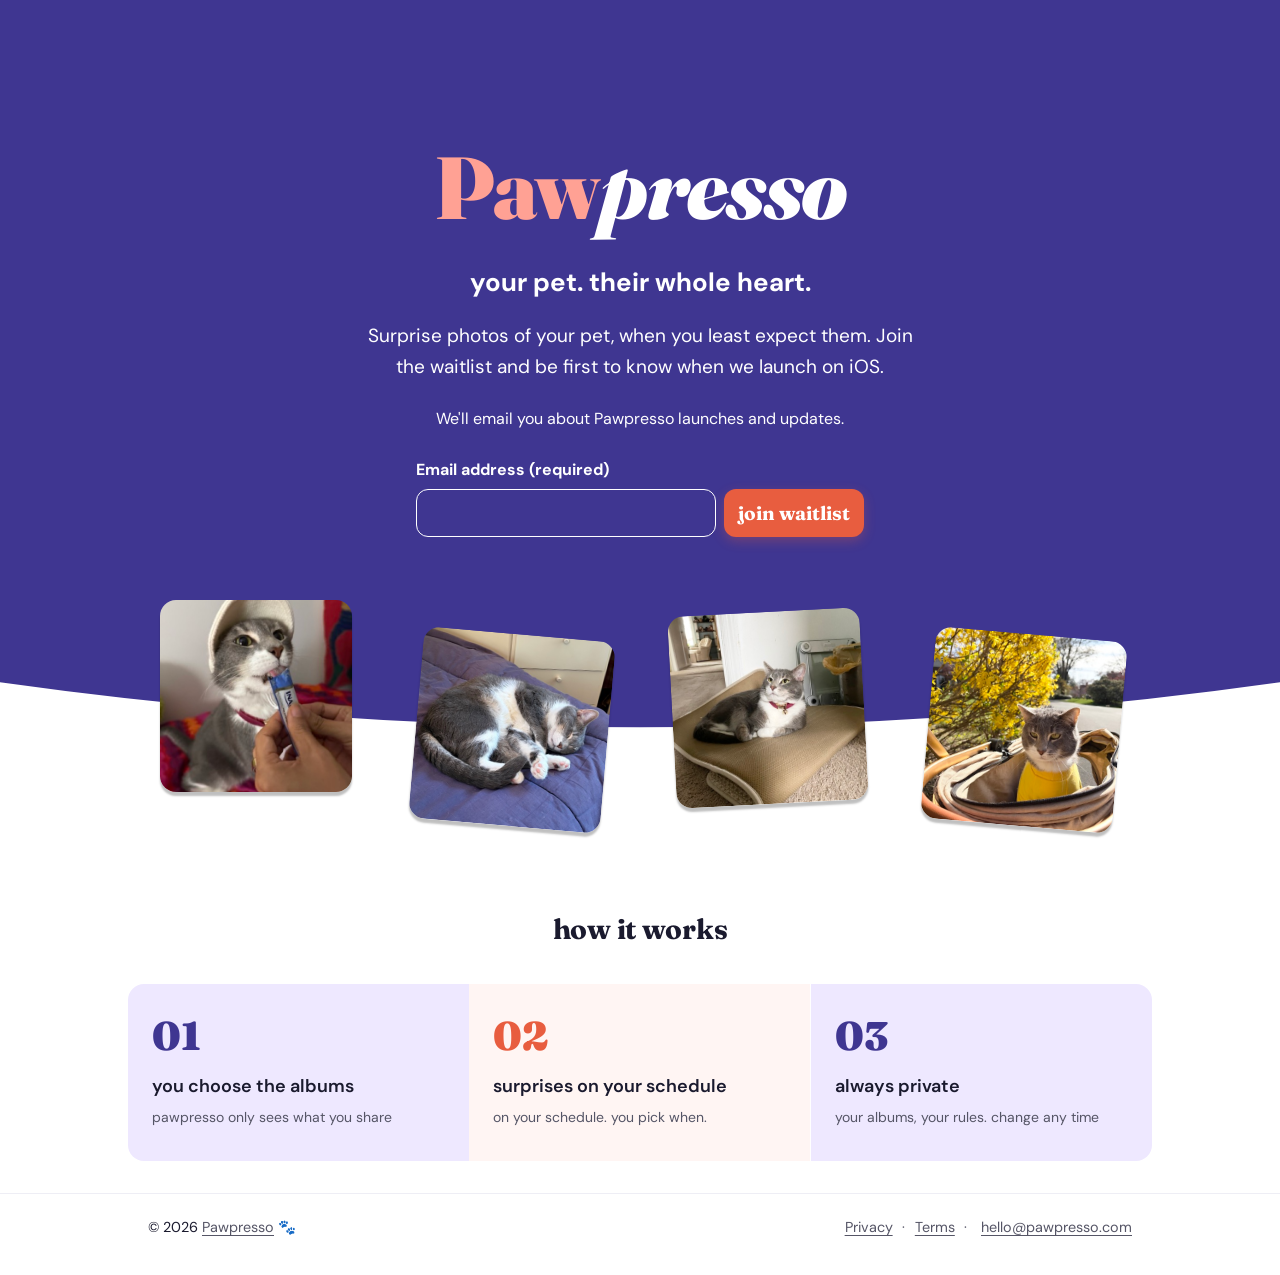
<file: index.html>
<!doctype html>
<html lang="en">
  <head>
    <meta charset="utf-8" />
    <meta name="viewport" content="width=device-width, initial-scale=1" />
    <title>Pawpresso — surprise photos of your pet, on your schedule</title>
    <meta
      name="description"
      content="Pawpresso surfaces forgotten photos of your pet from your camera roll — entirely on your device. Join the waitlist and be first to know when we launch on iOS."
    />
    <meta property="og:site_name" content="Pawpresso" />
    <meta property="og:type" content="website" />
    <meta property="og:url" content="https://pawpresso.com/" />
    <meta
      property="og:title"
      content="Pawpresso — surprise photos of your pet, on your schedule"
    />
    <meta
      property="og:description"
      content="Pawpresso surfaces forgotten photos of your pet from your camera roll — entirely on your device. Join the waitlist and be first to know when we launch on iOS."
    />
    <meta
      property="og:image"
      content="https://pawpresso.com/images/favicon/apple-touch-icon.png"
    />
    <meta name="twitter:card" content="summary" />
    <meta
      name="twitter:title"
      content="Pawpresso — surprise photos of your pet, on your schedule"
    />
    <meta
      name="twitter:description"
      content="Pawpresso surfaces forgotten photos of your pet from your camera roll — entirely on your device. Join the waitlist and be first to know when we launch on iOS."
    />
    <meta
      name="twitter:image"
      content="https://pawpresso.com/images/favicon/apple-touch-icon.png"
    />
    <link rel="icon" href="/images/favicon/favicon.svg" type="image/svg+xml" />
    <link
      rel="icon"
      href="/images/favicon/favicon-32.png"
      sizes="32x32"
      type="image/png"
    />
    <link
      rel="icon"
      href="/images/favicon/favicon-16.png"
      sizes="16x16"
      type="image/png"
    />
    <link rel="apple-touch-icon" href="/images/favicon/apple-touch-icon.png" />
    <link rel="preconnect" href="https://fonts.googleapis.com" />
    <link rel="preconnect" href="https://fonts.gstatic.com" crossorigin />
    <link
      href="https://fonts.googleapis.com/css2?family=Fraunces:ital,wght@0,700;0,900;1,900&family=DM+Sans:wght@400;500;700&display=swap"
      rel="stylesheet"
    />
    <link rel="stylesheet" href="/style.css" />
  </head>
  <body>
    <main>
      <section class="landing">
        <div class="wrap">
          <h1 class="reveal">Paw<span>presso</span></h1>
          <p class="tagline reveal">your pet. their whole heart.</p>
          <p class="landing-subcopy reveal">
            Surprise photos of your pet, when you least expect them. Join the
            waitlist and be first to know when we launch on iOS.
          </p>
          <p class="waitlist-consent reveal">
            We'll email you about Pawpresso launches and updates.
          </p>

          <form class="waitlist-form reveal" aria-label="Waitlist" novalidate>
            <div class="waitlist-field">
              <label for="waitlist-email">Email address (required)</label>
              <input
                id="waitlist-email"
                name="field_0"
                type="email"
                autocomplete="email"
                required
                aria-describedby="waitlist-email-error"
              />
              <p
                class="waitlist-field-error"
                id="waitlist-email-error"
                hidden
                aria-live="polite"
              >
                <span aria-hidden="true">⚠</span> Please enter an email.
              </p>
            </div>
            <input
              type="text"
              name="hpc4b27b6e-eb38-11e9-be00-06b4694bee2a"
              tabindex="-1"
              autocomplete="off"
              aria-hidden="true"
              style="position: absolute; left: -9999px"
            />
            <button type="submit">join waitlist</button>
          </form>
          <p
            class="waitlist-success landing-subcopy"
            hidden
            aria-live="polite"
            tabindex="-1"
          >
            You're on the list
            <span class="pawprint-on-dark" aria-hidden="true">🐾</span>
          </p>
          <p
            class="waitlist-error waitlist-fineprint"
            hidden
            aria-live="polite"
          >
            Something went wrong — try again?
          </p>
        </div>

        <div class="landing-wave" aria-hidden="true">
          <svg viewBox="0 0 100 80" preserveAspectRatio="none">
            <path d="M0 80 L100 80 L100 10 Q50 90 0 10 Z"></path>
          </svg>
        </div>
      </section>

      <div class="floating-photos">
        <img
          class="floating-photo photo-1"
          src="/images/pet-photo-1.jpg"
          alt="Mochi, a gray tuxido cat, wearing a hat and being given a treat"
        />
        <img
          class="floating-photo photo-2"
          src="/images/pet-photo-2.jpg"
          alt="Mochi curled up asleep"
        />
        <img
          class="floating-photo photo-3"
          src="/images/pet-photo-3.jpg"
          alt="Mochi sitting attentively on a cushion"
        />
        <img
          class="floating-photo photo-4"
          src="/images/pet-photo-4.jpg"
          alt="Mochi in yellow sweatshirt in the stroller."
        />
      </div>

      <section class="how-it-works" aria-labelledby="how-it-works-title">
        <h2 id="how-it-works-title" class="how-it-works-title">how it works</h2>
        <div class="how-it-works-grid">
          <div class="step step-lavender reveal">
            <p class="step-number">01</p>
            <h3 class="step-label">you choose the albums</h3>
            <p class="step-desc">pawpresso only sees what you share</p>
          </div>
          <div class="step step-coral reveal">
            <p class="step-number">02</p>
            <h3 class="step-label">surprises on your schedule</h3>
            <p class="step-desc">on your schedule. you pick when.</p>
          </div>
          <div class="step step-lavender reveal">
            <p class="step-number">03</p>
            <h3 class="step-label">always private</h3>
            <p class="step-desc">your albums, your rules. change any time</p>
          </div>
        </div>
      </section>
    </main>

    <footer class="site-footer">
      <div class="wrap">
        <p>
          © 2026 <a href="/" aria-label="Home">Pawpresso</a>
          <span class="pawprint" aria-hidden="true">🐾</span>
        </p>
        <nav aria-label="Footer">
          <ul>
            <li><a href="/privacy/">Privacy</a></li>
            <li><a href="/terms/">Terms</a></li>
            <li>
              <a href="mailto:hello@pawpresso.com">hello@pawpresso.com</a>
            </li>
          </ul>
        </nav>
      </div>
    </footer>

    <script>
      const waitlistForm = document.querySelector(".waitlist-form");
      const waitlistEmail = document.getElementById("waitlist-email");
      const waitlistButton = waitlistForm.querySelector("button");
      const waitlistSuccess = document.querySelector(".waitlist-success");
      const waitlistError = document.querySelector(".waitlist-error");
      const waitlistFieldError = document.getElementById(
        "waitlist-email-error",
      );
      const waitlistButtonLabel = waitlistButton.textContent;
      const emailPattern = /^[^\s@]+@[^\s@]+\.[^\s@]+$/;

      waitlistEmail.addEventListener("input", () => {
        waitlistFieldError.hidden = true;
        waitlistEmail.removeAttribute("aria-invalid");
      });

      waitlistForm.addEventListener("submit", (event) => {
        event.preventDefault();
        waitlistError.hidden = true;

        if (!emailPattern.test(waitlistEmail.value.trim())) {
          waitlistFieldError.hidden = false;
          waitlistEmail.setAttribute("aria-invalid", "true");
          waitlistEmail.focus();
          return;
        }

        waitlistButton.disabled = true;
        waitlistButton.textContent = "joining…";

        const formData = new FormData(waitlistForm);

        fetch(
          "https://eocampaign1.com/form/ed9cdb1a-78af-11f1-9f7e-277624e80f79",
          {
            method: "POST",
            body: formData,
          },
        )
          .then((response) => {
            if (!response.ok) throw new Error("Request failed");
            waitlistForm.hidden = true;
            waitlistSuccess.hidden = false;
            waitlistSuccess.focus();
          })
          .catch(() => {
            waitlistButton.disabled = false;
            waitlistButton.textContent = waitlistButtonLabel;
            waitlistError.hidden = false;
            waitlistButton.focus();
          });
      });
    </script>
  </body>
</html>
</file>
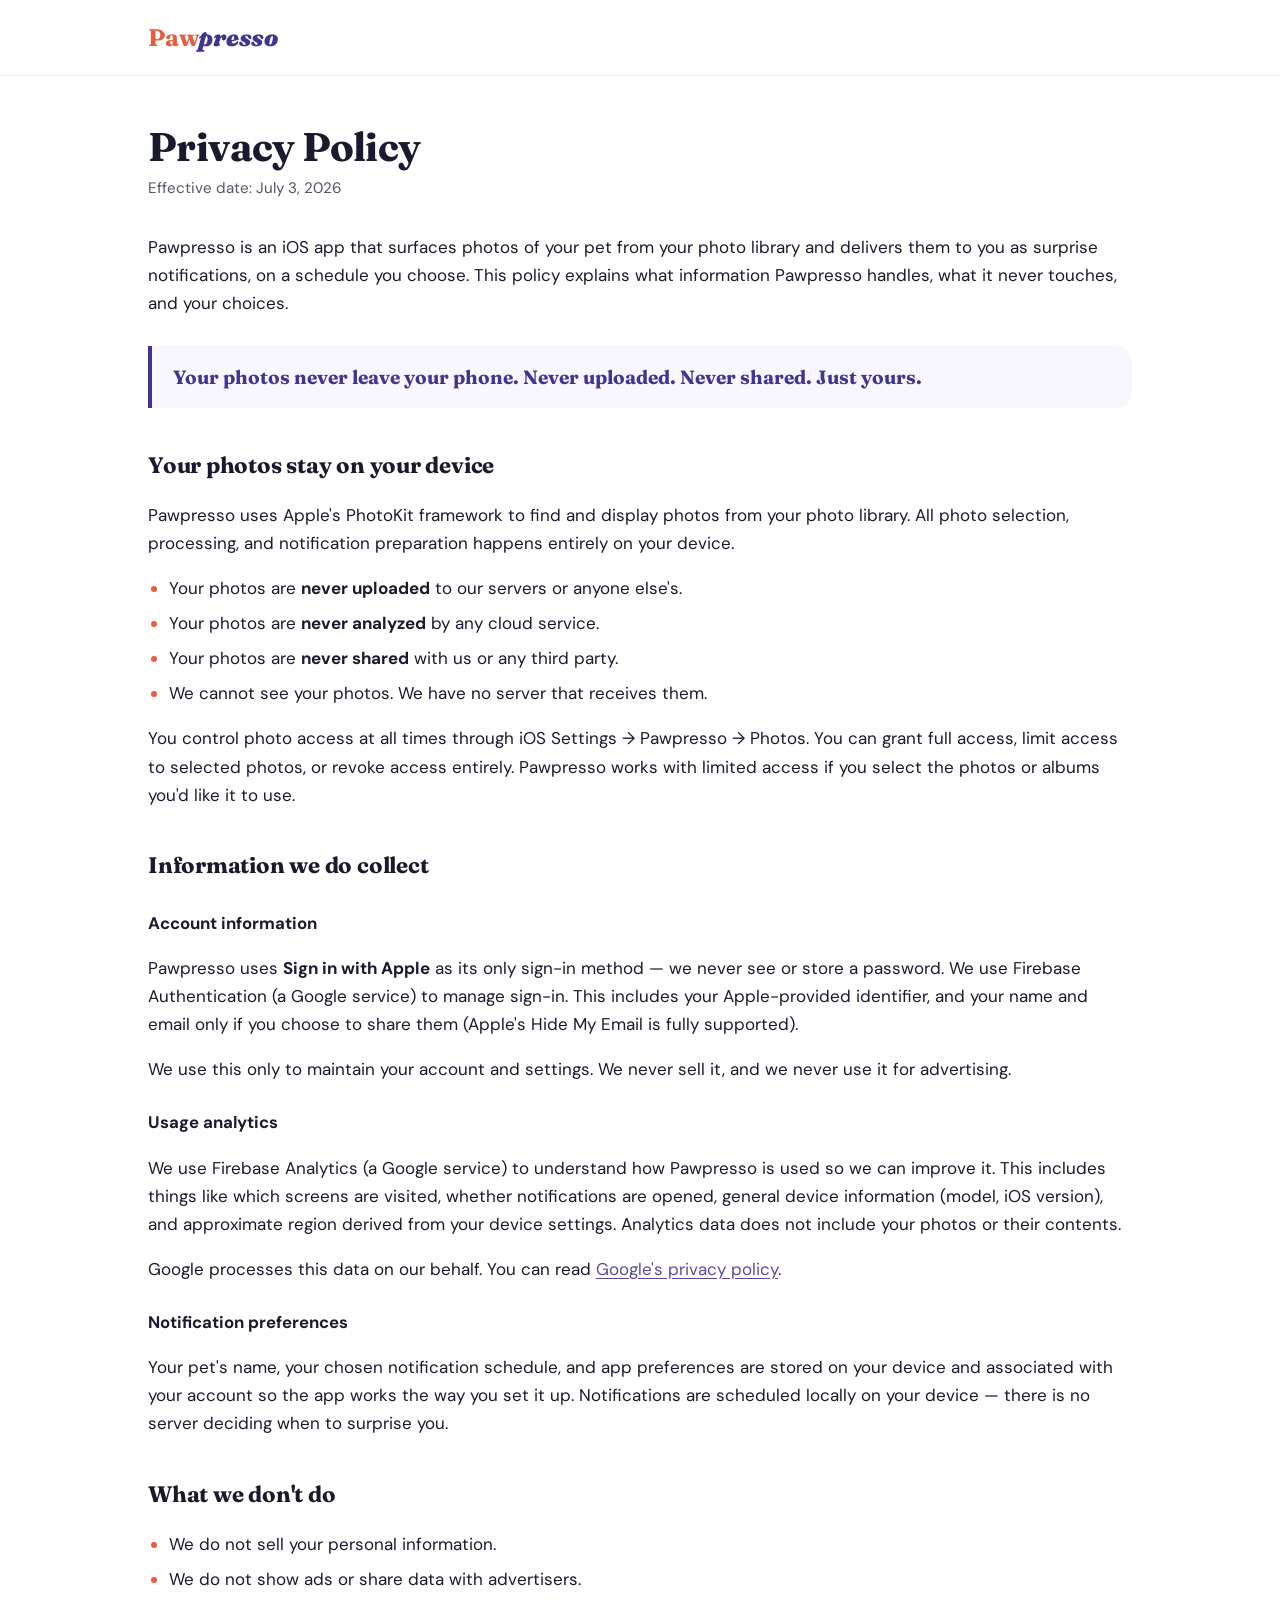
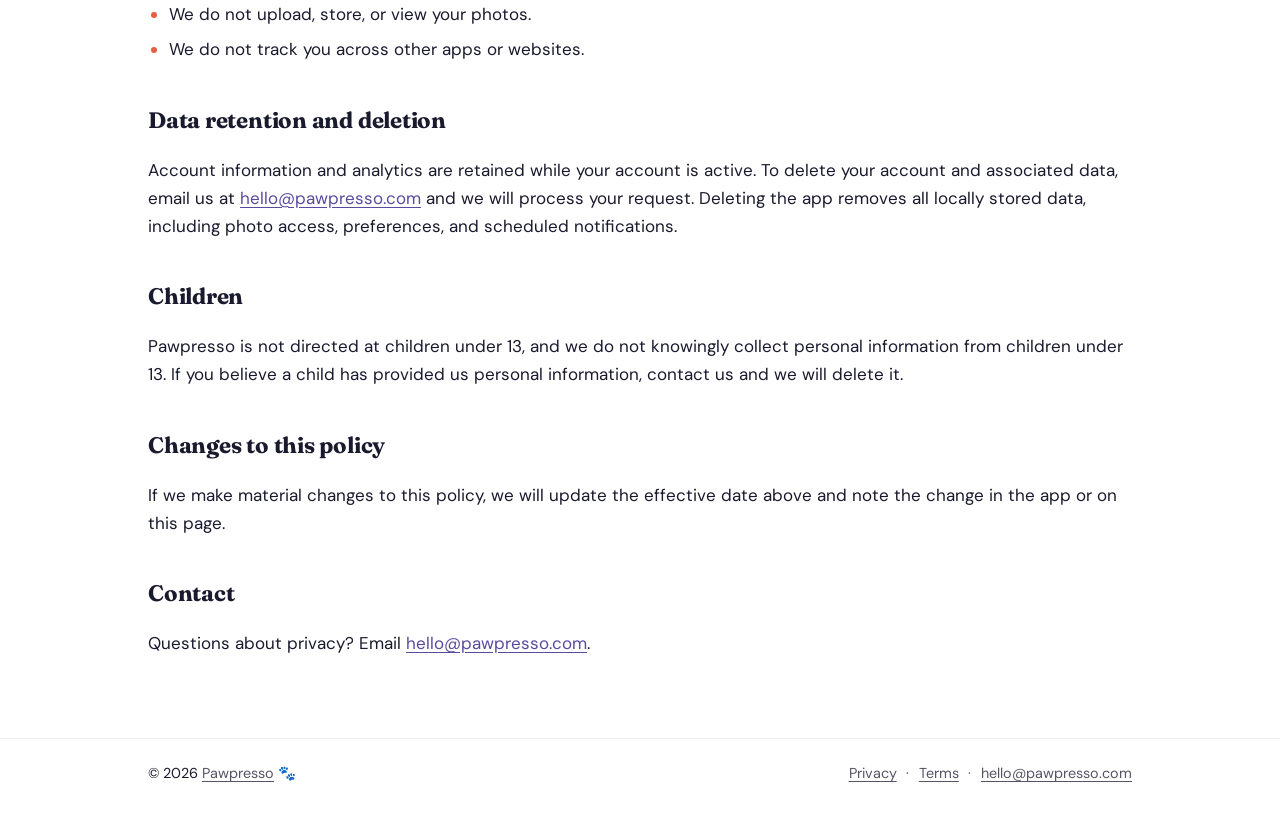
<file: privacy/index.html>
<!doctype html>
<html lang="en">
<head>
<meta charset="utf-8">
<meta name="viewport" content="width=device-width, initial-scale=1">
<title>Privacy Policy — Pawpresso</title>
<meta name="description" content="Pawpresso's privacy policy. Your photos never leave your phone — never uploaded, never shared, just yours.">
<meta name="robots" content="noindex">
<link rel="icon" href="/images/favicon/favicon.svg" type="image/svg+xml">
<link rel="icon" href="/images/favicon/favicon-32.png" sizes="32x32" type="image/png">
<link rel="icon" href="/images/favicon/favicon-16.png" sizes="16x16" type="image/png">
<link rel="apple-touch-icon" href="/images/favicon/apple-touch-icon.png">
<link rel="preconnect" href="https://fonts.googleapis.com">
<link rel="preconnect" href="https://fonts.gstatic.com" crossorigin>
<link href="https://fonts.googleapis.com/css2?family=Fraunces:ital,wght@0,700;0,900;1,900&family=DM+Sans:wght@400;500;700&display=swap" rel="stylesheet">
<link rel="stylesheet" href="/style.css">
</head>
<body>
<header class="site-header">
  <div class="wrap">
    <a class="wordmark" href="/">Paw<span>presso</span></a>
  </div>
</header>

<main class="legal">
  <div class="wrap">
    <h1>Privacy Policy</h1>
    <p class="effective">Effective date: July 3, 2026</p>

    <p>Pawpresso is an iOS app that surfaces photos of your pet from your photo library and delivers them to you as surprise notifications, on a schedule you choose. This policy explains what information Pawpresso handles, what it never touches, and your choices.</p>

    <p class="thread">Your photos never leave your phone. Never uploaded. Never shared. Just yours.</p>

    <h2>Your photos stay on your device</h2>
    <p>Pawpresso uses Apple's PhotoKit framework to find and display photos from your photo library. All photo selection, processing, and notification preparation happens entirely on your device.</p>
    <ul>
      <li>Your photos are <strong>never uploaded</strong> to our servers or anyone else's.</li>
      <li>Your photos are <strong>never analyzed</strong> by any cloud service.</li>
      <li>Your photos are <strong>never shared</strong> with us or any third party.</li>
      <li>We cannot see your photos. We have no server that receives them.</li>
    </ul>
    <p>You control photo access at all times through iOS Settings → Pawpresso → Photos. You can grant full access, limit access to selected photos, or revoke access entirely. Pawpresso works with limited access if you select the photos or albums you'd like it to use.</p>

    <h2>Information we do collect</h2>

    <h3>Account information</h3>
    <p>Pawpresso uses <strong>Sign in with Apple</strong> as its only sign-in method — we never see or store a password. We use Firebase Authentication (a Google service) to manage sign-in. This includes your Apple-provided identifier, and your name and email only if you choose to share them (Apple's Hide My Email is fully supported).</p>
    <p>We use this only to maintain your account and settings. We never sell it, and we never use it for advertising.</p>

    <h3>Usage analytics</h3>
    <p>We use Firebase Analytics (a Google service) to understand how Pawpresso is used so we can improve it. This includes things like which screens are visited, whether notifications are opened, general device information (model, iOS version), and approximate region derived from your device settings. Analytics data does not include your photos or their contents.</p>
    <p>Google processes this data on our behalf. You can read <a href="https://policies.google.com/privacy">Google's privacy policy</a>.</p>

    <h3>Notification preferences</h3>
    <p>Your pet's name, your chosen notification schedule, and app preferences are stored on your device and associated with your account so the app works the way you set it up. Notifications are scheduled locally on your device — there is no server deciding when to surprise you.</p>

    <h2>What we don't do</h2>
    <ul>
      <li>We do not sell your personal information.</li>
      <li>We do not show ads or share data with advertisers.</li>
      <li>We do not upload, store, or view your photos.</li>
      <li>We do not track you across other apps or websites.</li>
    </ul>

    <h2>Data retention and deletion</h2>
    <p>Account information and analytics are retained while your account is active. To delete your account and associated data, email us at <a href="mailto:hello@pawpresso.com">hello@pawpresso.com</a> and we will process your request. Deleting the app removes all locally stored data, including photo access, preferences, and scheduled notifications.</p>

    <h2>Children</h2>
    <p>Pawpresso is not directed at children under 13, and we do not knowingly collect personal information from children under 13. If you believe a child has provided us personal information, contact us and we will delete it.</p>

    <h2>Changes to this policy</h2>
    <p>If we make material changes to this policy, we will update the effective date above and note the change in the app or on this page.</p>

    <h2>Contact</h2>
    <p>Questions about privacy? Email <a href="mailto:hello@pawpresso.com">hello@pawpresso.com</a>.</p>
  </div>
</main>

<footer class="site-footer">
  <div class="wrap">
    <p>© 2026 <a href="/" aria-label="Home">Pawpresso</a> <span class="pawprint" aria-hidden="true">🐾</span></p>
    <nav aria-label="Footer">
      <ul>
        <li><a href="/privacy/">Privacy</a></li>
        <li><a href="/terms/">Terms</a></li>
        <li><a href="mailto:hello@pawpresso.com">hello@pawpresso.com</a></li>
      </ul>
    </nav>
  </div>
</footer>
</body>
</html>
</file>
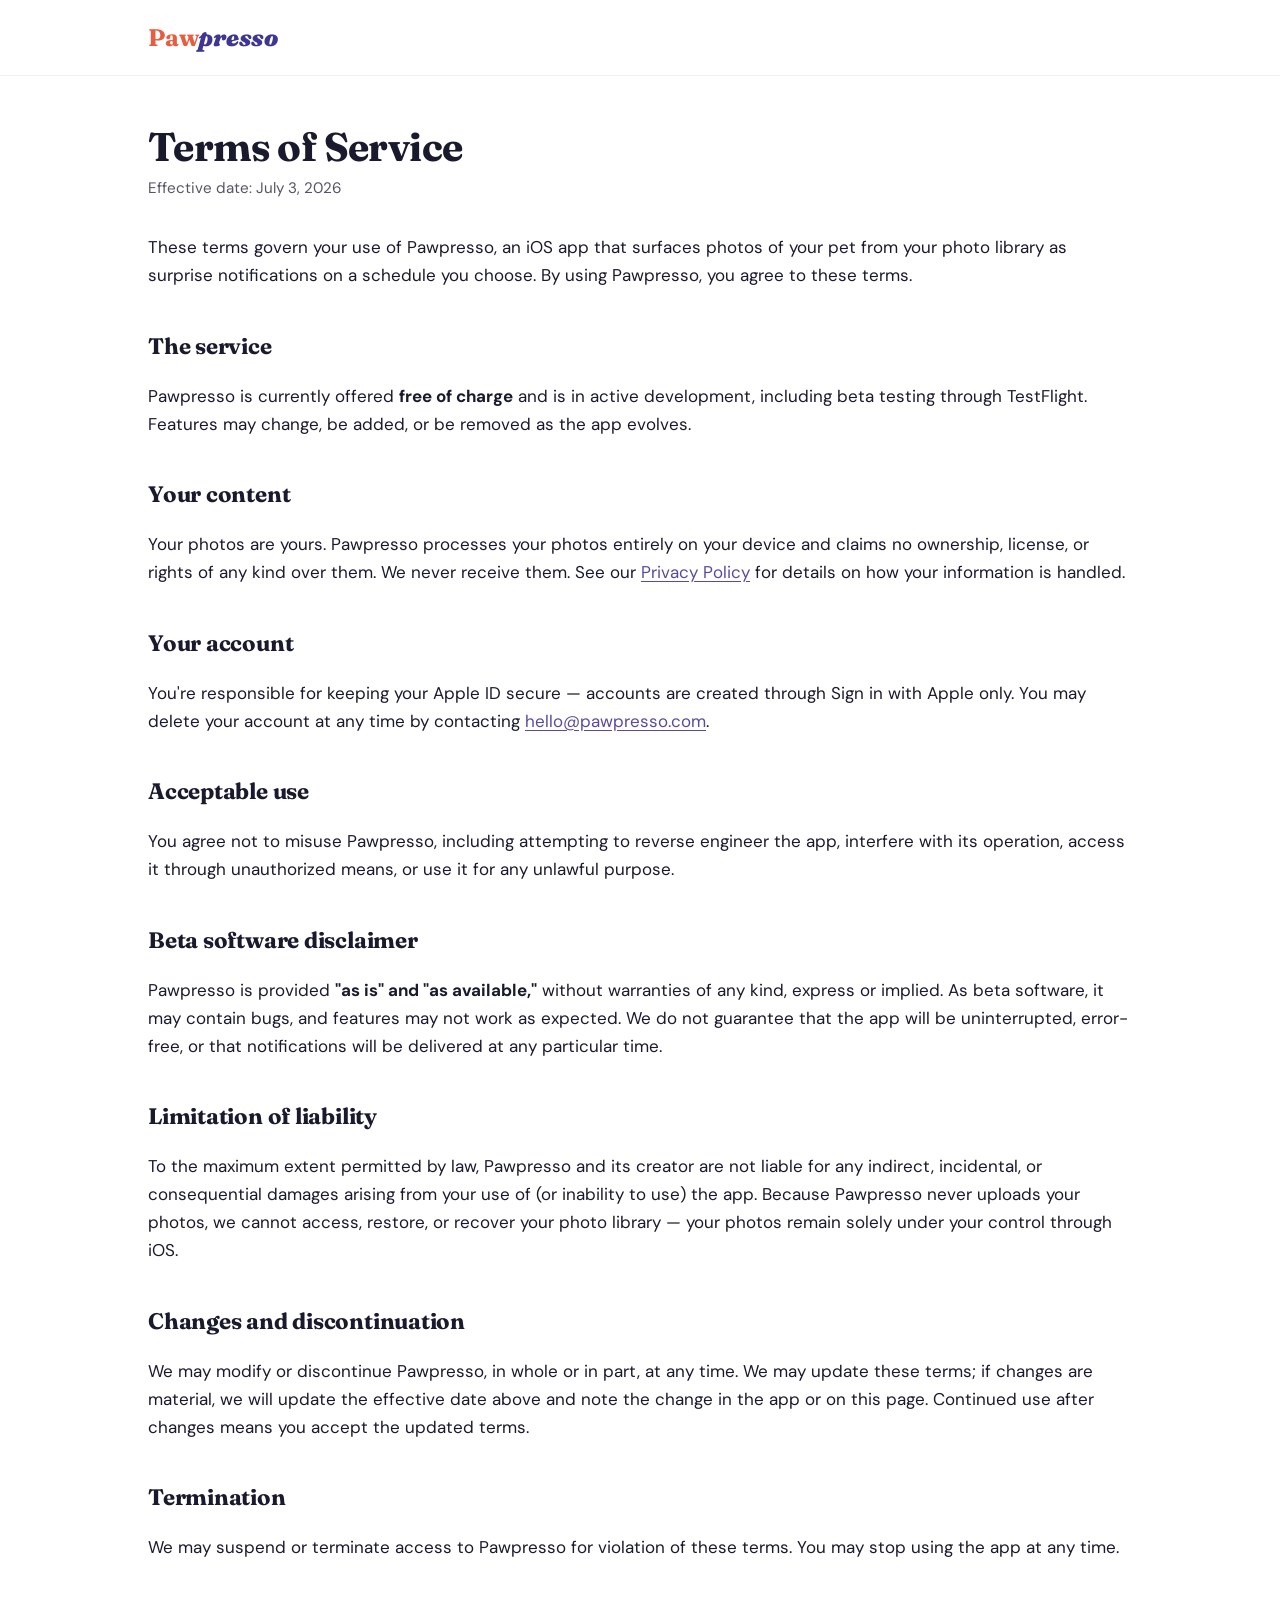
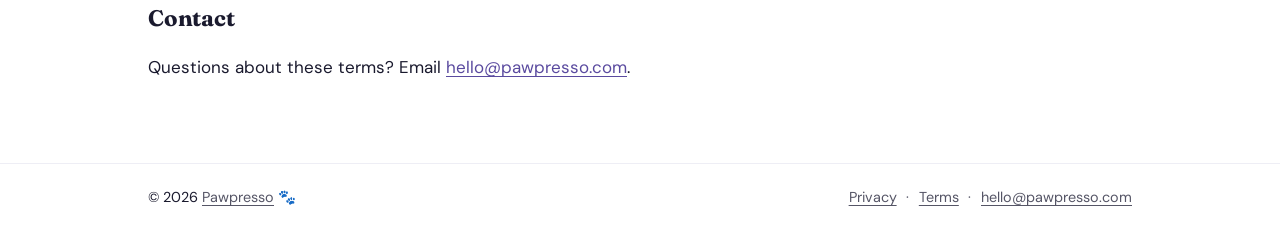
<file: terms/index.html>
<!doctype html>
<html lang="en">
<head>
<meta charset="utf-8">
<meta name="viewport" content="width=device-width, initial-scale=1">
<title>Terms of Service — Pawpresso</title>
<meta name="description" content="Terms of service for Pawpresso, a free iOS app that surprises you with photos of your pet — processed entirely on your device.">
<meta name="robots" content="noindex">
<link rel="icon" href="/images/favicon/favicon.svg" type="image/svg+xml">
<link rel="icon" href="/images/favicon/favicon-32.png" sizes="32x32" type="image/png">
<link rel="icon" href="/images/favicon/favicon-16.png" sizes="16x16" type="image/png">
<link rel="apple-touch-icon" href="/images/favicon/apple-touch-icon.png">
<link rel="preconnect" href="https://fonts.googleapis.com">
<link rel="preconnect" href="https://fonts.gstatic.com" crossorigin>
<link href="https://fonts.googleapis.com/css2?family=Fraunces:ital,wght@0,700;0,900;1,900&family=DM+Sans:wght@400;500;700&display=swap" rel="stylesheet">
<link rel="stylesheet" href="/style.css">
</head>
<body>
<header class="site-header">
  <div class="wrap">
    <a class="wordmark" href="/">Paw<span>presso</span></a>
  </div>
</header>

<main class="legal">
  <div class="wrap">
    <h1>Terms of Service</h1>
    <p class="effective">Effective date: July 3, 2026</p>

    <p>These terms govern your use of Pawpresso, an iOS app that surfaces photos of your pet from your photo library as surprise notifications on a schedule you choose. By using Pawpresso, you agree to these terms.</p>

    <h2>The service</h2>
    <p>Pawpresso is currently offered <strong>free of charge</strong> and is in active development, including beta testing through TestFlight. Features may change, be added, or be removed as the app evolves.</p>

    <h2>Your content</h2>
    <p>Your photos are yours. Pawpresso processes your photos entirely on your device and claims no ownership, license, or rights of any kind over them. We never receive them. See our <a href="/privacy/">Privacy Policy</a> for details on how your information is handled.</p>

    <h2>Your account</h2>
    <p>You're responsible for keeping your Apple ID secure — accounts are created through Sign in with Apple only. You may delete your account at any time by contacting <a href="mailto:hello@pawpresso.com">hello@pawpresso.com</a>.</p>

    <h2>Acceptable use</h2>
    <p>You agree not to misuse Pawpresso, including attempting to reverse engineer the app, interfere with its operation, access it through unauthorized means, or use it for any unlawful purpose.</p>

    <h2>Beta software disclaimer</h2>
    <p>Pawpresso is provided <strong>"as is" and "as available,"</strong> without warranties of any kind, express or implied. As beta software, it may contain bugs, and features may not work as expected. We do not guarantee that the app will be uninterrupted, error-free, or that notifications will be delivered at any particular time.</p>

    <h2>Limitation of liability</h2>
    <p>To the maximum extent permitted by law, Pawpresso and its creator are not liable for any indirect, incidental, or consequential damages arising from your use of (or inability to use) the app. Because Pawpresso never uploads your photos, we cannot access, restore, or recover your photo library — your photos remain solely under your control through iOS.</p>

    <h2>Changes and discontinuation</h2>
    <p>We may modify or discontinue Pawpresso, in whole or in part, at any time. We may update these terms; if changes are material, we will update the effective date above and note the change in the app or on this page. Continued use after changes means you accept the updated terms.</p>

    <h2>Termination</h2>
    <p>We may suspend or terminate access to Pawpresso for violation of these terms. You may stop using the app at any time.</p>

    <h2>Contact</h2>
    <p>Questions about these terms? Email <a href="mailto:hello@pawpresso.com">hello@pawpresso.com</a>.</p>
  </div>
</main>

<footer class="site-footer">
  <div class="wrap">
    <p>© 2026 <a href="/" aria-label="Home">Pawpresso</a> <span class="pawprint" aria-hidden="true">🐾</span></p>
    <nav aria-label="Footer">
      <ul>
        <li><a href="/privacy/">Privacy</a></li>
        <li><a href="/terms/">Terms</a></li>
        <li><a href="mailto:hello@pawpresso.com">hello@pawpresso.com</a></li>
      </ul>
    </nav>
  </div>
</footer>
</body>
</html>
</file>
<file: style.css>
/* Pawpresso — pawpresso.com
   Design system ported 1:1 from the iOS app
   (Pawpresso/DesignSystem/Colors.swift, Typography.swift, Spacing.swift).
   Type: Fraunces (display) + DM Sans (body). */

:root {
  /* ---- Primitives — Brand: Lavender ---- */
  --lavender-500: #3F3691; /* Primary brand lavender */
  --lavender-100: #EEE8FF; /* Lavender tint container */
  --lavender-50:  #F8F7FF; /* Near-white lavender surface */

  /* ---- Primitives — Brand: Coral ---- */
  --coral-500: #E85D3F; /* Accent — CTAs, selection */
  --coral-300: #FF7A5C; /* Hover / active press state */
  --coral-200: #FFA194; /* Wordmark accent */
  --coral-50:  #FFF5F3; /* Selected card fill */

  /* ---- Primitives — Brand: Green (success) ---- */
  --green-500: #2D9E6B;
  --green-50:  #E8F7F0;

  /* ---- Primitives — Brand: Gold (security / trust) ---- */
  --gold-500: #F0B429;

  /* ---- Primitives — Error ---- */
  --red-500: #D92B2B;

  /* ---- Primitives — Neutral ---- */
  --neutral-900: #1A1A2E;
  --neutral-600: #555566;
  --neutral-400: #888899;
  --neutral-100: #EEEEF5;
  --neutral-050: #F3F4F6;
  --neutral-000: #FFFFFF;

  /* ---- Semantic — Backgrounds ---- */
  --bg-screen:       var(--lavender-50);
  --bg-card:         var(--lavender-50);
  --bg-card-active:  var(--lavender-100);
  --bg-selected-coral: var(--coral-50);
  --bg-success:      var(--green-50);
  --bg-overlay:      var(--neutral-900);
  --bg-info-banner:  var(--neutral-050);
  --bg-icon-subtle:  rgba(63, 54, 145, 0.15); /* lavender-500 @ 15% */
  --bg-toast-success: var(--green-500);

  /* ---- Semantic — Text ---- */
  --text-wordmark:  var(--coral-200);
  --text-primary:   var(--neutral-900);
  --text-secondary: var(--neutral-600);
  --text-tertiary:  var(--neutral-400);
  --text-on-dark:   var(--neutral-000);
  --text-brand:     var(--lavender-500);
  --text-success:   var(--green-500);
  --text-error:     var(--red-500);
  --icon-gold:      var(--gold-500);
  /* AA-safe alternative to --text-brand for small body-weight text on white
     (e.g. inline links). The app never needs this — its lavender text always
     sits on lavender-tinted surfaces, not pure white, so 4.5:1 isn't a factor
     there. On the marketing site it is. */
  --text-brand-aa:  #5A4A9F;

  /* ---- Semantic — Interactive ---- */
  --cta-primary:  var(--coral-500);
  --cta-hover:    var(--coral-300);
  --accent-brand: var(--lavender-500);

  /* ---- Semantic — Borders ---- */
  --border-default:  var(--neutral-100);
  --border-selected: var(--coral-500);
  --border-brand:    var(--lavender-500);
  --border-success:  var(--green-500);

  /* ---- Spacing scale (4pt base) ---- */
  --space-xxxs: 0.25rem; /* 4 */
  --space-xxs:  0.5rem;  /* 8 */
  --space-xs:   0.75rem; /* 12 */
  --space-sm:   1rem;    /* 16 */
  --space-md:   1.25rem; /* 20 */
  --space-lg:   1.5rem;  /* 24 */
  --space-xl:   2rem;    /* 32 */
  --space-xxl:  2.5rem;  /* 40 */
  --space-xxxl: 3rem;    /* 48 */
  --space-title-body-gap: 0.875rem; /* 14 */

  /* ---- Radius scale ---- */
  --radius-xs:    0.375rem; /* 6 */
  --radius-sm:    0.5rem;   /* 8 */
  --radius-input: 0.625rem; /* 10 */
  --radius-md:    0.75rem;  /* 12 */
  --radius-lg:    1rem;     /* 16 */
  --radius-xl:    1.5rem;   /* 24 */
  --radius-pill:  100rem;

  /* ---- Shadows ---- */
  --shadow-card-default: 0 2px 8px rgba(0, 0, 0, 0.06);
  --shadow-card-active:  0 4px 12px rgba(123, 108, 246, 0.12);
  --shadow-button:       0 4px 12px rgba(232, 93, 63, 0.30);
  --shadow-card-tight:   0 2px 2px rgba(0, 0, 0, 0.10);
  --shadow-image-float:  0 4px 2px rgba(0, 0, 0, 0.25);
}

* { box-sizing: border-box; }

html { scroll-behavior: smooth; }
@media (prefers-reduced-motion: reduce) {
  html { scroll-behavior: auto; }
}

body {
  margin: 0;
  min-height: 100vh;
  display: flex;
  flex-direction: column;
  font-family: "DM Sans", -apple-system, BlinkMacSystemFont, "Segoe UI", sans-serif;
  font-size: 1.0625rem;
  line-height: 1.65;
  color: var(--text-primary);
  background: var(--neutral-000);
}
main { flex: 1 0 auto; }
.site-footer { flex-shrink: 0; }

a { color: var(--text-brand-aa); text-underline-offset: 3px; }
a:hover { color: var(--text-brand); }
a:focus-visible,
button:focus-visible,
input:focus-visible {
  outline: 3px solid var(--accent-brand);
  outline-offset: 2px;
  border-radius: 4px;
}
/* --accent-brand is the same color as .landing's own background, so the
   default outline is invisible for controls sitting on the hero (the email
   input and CTA button). Swap to white there for real contrast. */
.landing a:focus-visible,
.landing button:focus-visible,
.landing input:focus-visible {
  outline-color: var(--text-on-dark);
}
.landing input[aria-invalid="true"]:focus-visible {
  outline-color: var(--coral-200);
}

.wrap {
  max-width: 42rem;
  margin: 0 auto;
  padding: 0 1.25rem;
}

/* Header */
.site-header {
  border-bottom: 1px solid var(--border-default);
  padding: 1.1rem 0;
}
.site-header .wrap {
  display: flex;
  align-items: baseline;
  justify-content: space-between;
  gap: 1rem;
  max-width: 64rem;
}
.wordmark {
  font-family: "Fraunces", Georgia, serif;
  font-weight: 700;
  font-size: 1.5rem;
  color: var(--cta-primary);
  text-decoration: none;
  letter-spacing: -0.01em;
}
.wordmark span {
  font-style: italic;
  font-weight: 900;
  color: var(--text-brand);
}

/* Document body */
main.legal { padding: 3rem 0 4rem; }
main.legal .wrap { max-width: 64rem; }

h1 {
  font-family: "Fraunces", Georgia, serif;
  font-weight: 700;
  font-size: clamp(1.9rem, 5vw, 2.5rem);
  line-height: 1.15;
  letter-spacing: -0.015em;
  margin: 0 0 0.4rem;
}
.effective {
  color: var(--text-secondary);
  font-size: 0.95rem;
  margin: 0 0 2rem;
}

h2 {
  font-family: "Fraunces", Georgia, serif;
  font-weight: 700;
  font-size: 1.4rem;
  letter-spacing: -0.01em;
  margin: 2.4rem 0 0.6rem;
}
h3 {
  font-size: 1.05rem;
  font-weight: 700;
  margin: 1.6rem 0 0.4rem;
}
p, li { color: var(--text-primary); }
ul { padding-left: 1.3rem; }
li { margin-bottom: 0.45rem; }
li::marker { color: var(--cta-primary); }

/* Signature: the privacy thread */
.thread {
  background: var(--bg-card);
  border-left: 4px solid var(--accent-brand);
  border-radius: 0 var(--radius-lg) var(--radius-lg) 0;
  padding: 1.1rem 1.3rem;
  margin: 1.8rem 0;
  font-family: "Fraunces", Georgia, serif;
  font-weight: 700;
  font-size: 1.2rem;
  line-height: 1.4;
  color: var(--text-brand);
}

/* Footer */
.site-footer {
  border-top: 1px solid var(--border-default);
  padding: 1.4rem 0 2.2rem;
  font-size: 0.9rem;
  color: var(--text-secondary);
}
.site-footer .wrap {
  display: flex;
  flex-wrap: wrap;
  gap: 0.4rem 1.4rem;
  justify-content: space-between;
  max-width: 64rem;
}
.site-footer p { margin: 0; }
.site-footer nav ul {
  display: flex;
  flex-wrap: wrap;
  list-style: none;
  margin: 0;
  padding: 0;
}
.site-footer nav li { margin-bottom: 0; }
.site-footer nav li:not(:first-child)::before {
  content: "·";
  margin: 0 0.6rem;
  color: var(--text-secondary);
}
.site-footer a { color: var(--text-secondary); }
.pawprint { color: var(--cta-primary); }
.pawprint-on-dark { filter: grayscale(1) brightness(0) invert(1); }

/* Landing hero */
.landing {
  position: relative;
  min-height: 760px;
  display: flex;
  align-items: center;
  justify-content: center;
  text-align: center;
  background: var(--accent-brand);
  padding: 4rem 1.25rem 9rem;
  overflow: hidden;
}
.landing h1 {
  font-family: "Fraunces", Georgia, serif;
  font-weight: 900;
  font-size: clamp(2.75rem, 9vw, 5.5rem);
  line-height: 1.02;
  letter-spacing: -0.02em;
  color: var(--text-wordmark);
  margin: 0 0 1.75rem;
}
.landing h1 span {
  font-style: italic;
  font-weight: 900;
  color: var(--text-on-dark);
}
/* White on --accent-brand reaches ~9.78:1, clearing AAA (7:1) for
   normal text. */
.landing .tagline {
  font-size: 1.625rem;
  font-weight: 700;
  color: var(--text-on-dark);
  margin: 0 0 1rem;
}
.landing .landing-subcopy {
  font-size: 1.1875rem;
  font-weight: 400;
  color: var(--text-on-dark);
  max-width: 35rem;
  margin: 0 auto 2rem;
}
.waitlist-consent {
  font-size: 1rem;
  color: var(--text-on-dark);
  opacity: 0.65;
  margin-top: -0.5rem;
  margin-bottom: 1.5rem;
}

/* Waitlist form */
.waitlist-form[hidden] { display: none; }
.waitlist-form {
  display: flex;
  justify-content: center;
  align-items: flex-end;
  gap: var(--space-xxs);
  flex-wrap: wrap;
}
.waitlist-field {
  position: relative;
  display: flex;
  flex-direction: column;
  align-items: flex-start;
  gap: 0.375rem;
}
.waitlist-field label {
  font-size: 1rem;
  font-weight: 700;
  color: var(--text-on-dark);
}
.waitlist-field-error[hidden] { display: none; }
.waitlist-field-error {
  position: absolute;
  top: 100%;
  left: 0;
  display: flex;
  align-items: center;
  gap: 0.35rem;
  margin-top: 0.375rem;
  font-size: 1.0625rem;
  color: var(--coral-200);
  white-space: nowrap;
}
.waitlist-field input {
  width: 300px;
  max-width: 100%;
  height: 3rem;
  border-radius: var(--radius-md);
  border: 1.5px solid var(--text-on-dark);
  background: transparent;
  padding: 0 var(--space-sm);
  font-family: "DM Sans", sans-serif;
  font-size: 1rem;
  color: var(--text-on-dark);
  caret-color: var(--text-on-dark);
  -webkit-text-fill-color: var(--text-on-dark);
}
.waitlist-field input:-webkit-autofill,
.waitlist-field input:-webkit-autofill:hover,
.waitlist-field input:-webkit-autofill:focus {
  -webkit-text-fill-color: var(--text-on-dark);
  -webkit-box-shadow: 0 0 0 1000px var(--accent-brand) inset;
  transition: background-color 9999s ease-in-out 0s;
}
.waitlist-form button {
  height: 3rem;
  width: 140px;
  border: none;
  border-radius: var(--radius-md);
  background: var(--cta-primary);
  color: var(--text-on-dark);
  font-family: "Fraunces", Georgia, serif;
  font-weight: 700;
  font-size: 1.2rem;
  cursor: pointer;
  box-shadow: var(--shadow-button);
}
.waitlist-form button:hover { background: var(--cta-hover); }
.waitlist-fineprint {
  font-size: 0.9rem;
  color: rgba(255, 255, 255, 0.75);
  margin: 0.75rem 0 0;
}

/* Curved seam between the hero and the white page below */
.landing-wave {
  position: absolute;
  left: 0;
  right: 0;
  bottom: -1px;
  height: 90px;
  line-height: 0;
}
.landing-wave svg { width: 100%; height: 100%; display: block; }
.landing-wave path { fill: var(--neutral-000); }

/* Floating photos overlapping the curved seam */
.floating-photos {
  display: flex;
  justify-content: center;
  align-items: flex-start;
  flex-wrap: wrap;
  gap: 4rem;
  margin-top: -10rem;
  padding: 0 1.25rem;
  position: relative;
  z-index: 2;
}
.floating-photo {
  width: 192px;
  height: 192px;
  object-fit: cover;
  border-radius: var(--radius-lg);
  box-shadow: var(--shadow-image-float);
  opacity: 1;
}
.floating-photo.photo-1 {
  --rot: 0deg;
  transform: rotate(var(--rot));
}
.floating-photo.photo-2 {
  --rot: 5deg;
  margin-top: 2.125rem;
  transform: rotate(var(--rot));
}
.floating-photo.photo-3 {
  --rot: -3deg;
  margin-top: 0.75rem;
  transform: rotate(var(--rot));
}
.floating-photo.photo-4 {
  --rot: 5deg;
  margin-top: 2.125rem;
  transform: rotate(var(--rot));
}

/* How it works */
.how-it-works { padding: 5rem 4rem 2rem; }
.how-it-works-title {
  font-family: "Fraunces", Georgia, serif;
  font-weight: 700;
  font-size: 1.75rem;
  letter-spacing: -0.01em;
  color: var(--text-primary);
  text-align: center;
  max-width: 64rem;
  margin: 0 auto 2rem;
}
.how-it-works-grid {
  display: grid;
  grid-template-columns: repeat(3, 1fr);
  max-width: 64rem;
  margin: 0 auto;
}
.how-it-works-grid > *:first-child { border-radius: var(--radius-lg) 0 0 var(--radius-lg); }
.how-it-works-grid > *:last-child { border-radius: 0 var(--radius-lg) var(--radius-lg) 0; }
.step {
  padding: 2rem 1.5rem;
  transition: transform 0.2s ease, box-shadow 0.2s ease;
}
.step-lavender { background: var(--bg-card-active); }
.step-coral { background: var(--bg-selected-coral); }
.step:hover {
  transform: translateY(-6px);
  box-shadow: var(--shadow-card-active);
}
.step-number {
  font-family: "Fraunces", Georgia, serif;
  font-weight: 900;
  font-size: 2.5rem;
  line-height: 1;
  margin: 0 0 var(--space-sm);
}
.step-lavender .step-number { color: var(--accent-brand); }
.step-coral .step-number { color: var(--cta-primary); }
.step-label {
  font-size: 1.125rem;
  font-weight: 600;
  color: var(--text-primary);
  margin: 0 0 var(--space-xxxs);
}
.step-desc {
  font-size: 0.875rem;
  color: var(--text-secondary);
  margin: 0;
}

/* Entrance animation */
@keyframes fadeUp {
  from { opacity: 0; transform: translateY(22px) rotate(var(--rot, 0deg)); }
  to   { opacity: 1; transform: translateY(0) rotate(var(--rot, 0deg)); }
}
.reveal {
  opacity: 0;
  animation: fadeUp 0.7s cubic-bezier(.2, .8, .2, 1) forwards;
}
.landing h1.reveal { animation-delay: 0.05s; }
.landing .tagline.reveal { animation-delay: 0.2s; }
.landing .landing-subcopy.reveal { animation-delay: 0.35s; }
.waitlist-consent.reveal { animation-delay: 0.42s; }
.waitlist-form.reveal { animation-delay: 0.5s; }
.step.reveal:nth-child(1) { animation-delay: 0.1s; }
.step.reveal:nth-child(2) { animation-delay: 0.22s; }
.step.reveal:nth-child(3) { animation-delay: 0.34s; }

@media (prefers-reduced-motion: reduce) {
  .reveal {
    animation: none;
    opacity: 1;
  }
}

@media (max-width: 640px) {
  .waitlist-form { flex-direction: column; align-items: stretch; gap: var(--space-sm); }
  .waitlist-field,
  .waitlist-field input,
  .waitlist-form button { width: 100%; }

  .floating-photos {
    flex-direction: column;
    align-items: center;
    gap: 1.25rem;
    margin-top: -8.125rem;
    padding: 0 1.25rem;
  }
  .floating-photo {
    --rot: 0deg;
    width: 60%;
    height: auto;
    aspect-ratio: 1 / 1;
  }
  .floating-photo.photo-2,
  .floating-photo.photo-3,
  .floating-photo.photo-4 { --rot: 0deg; margin-top: 0; }
  .how-it-works { padding: 3rem 1.25rem 1rem; }
  .how-it-works-grid { grid-template-columns: 1fr; }
  .how-it-works-grid > *:first-child { border-radius: var(--radius-lg) var(--radius-lg) 0 0; }
  .how-it-works-grid > *:last-child { border-radius: 0 0 var(--radius-lg) var(--radius-lg); }
}
</file>
